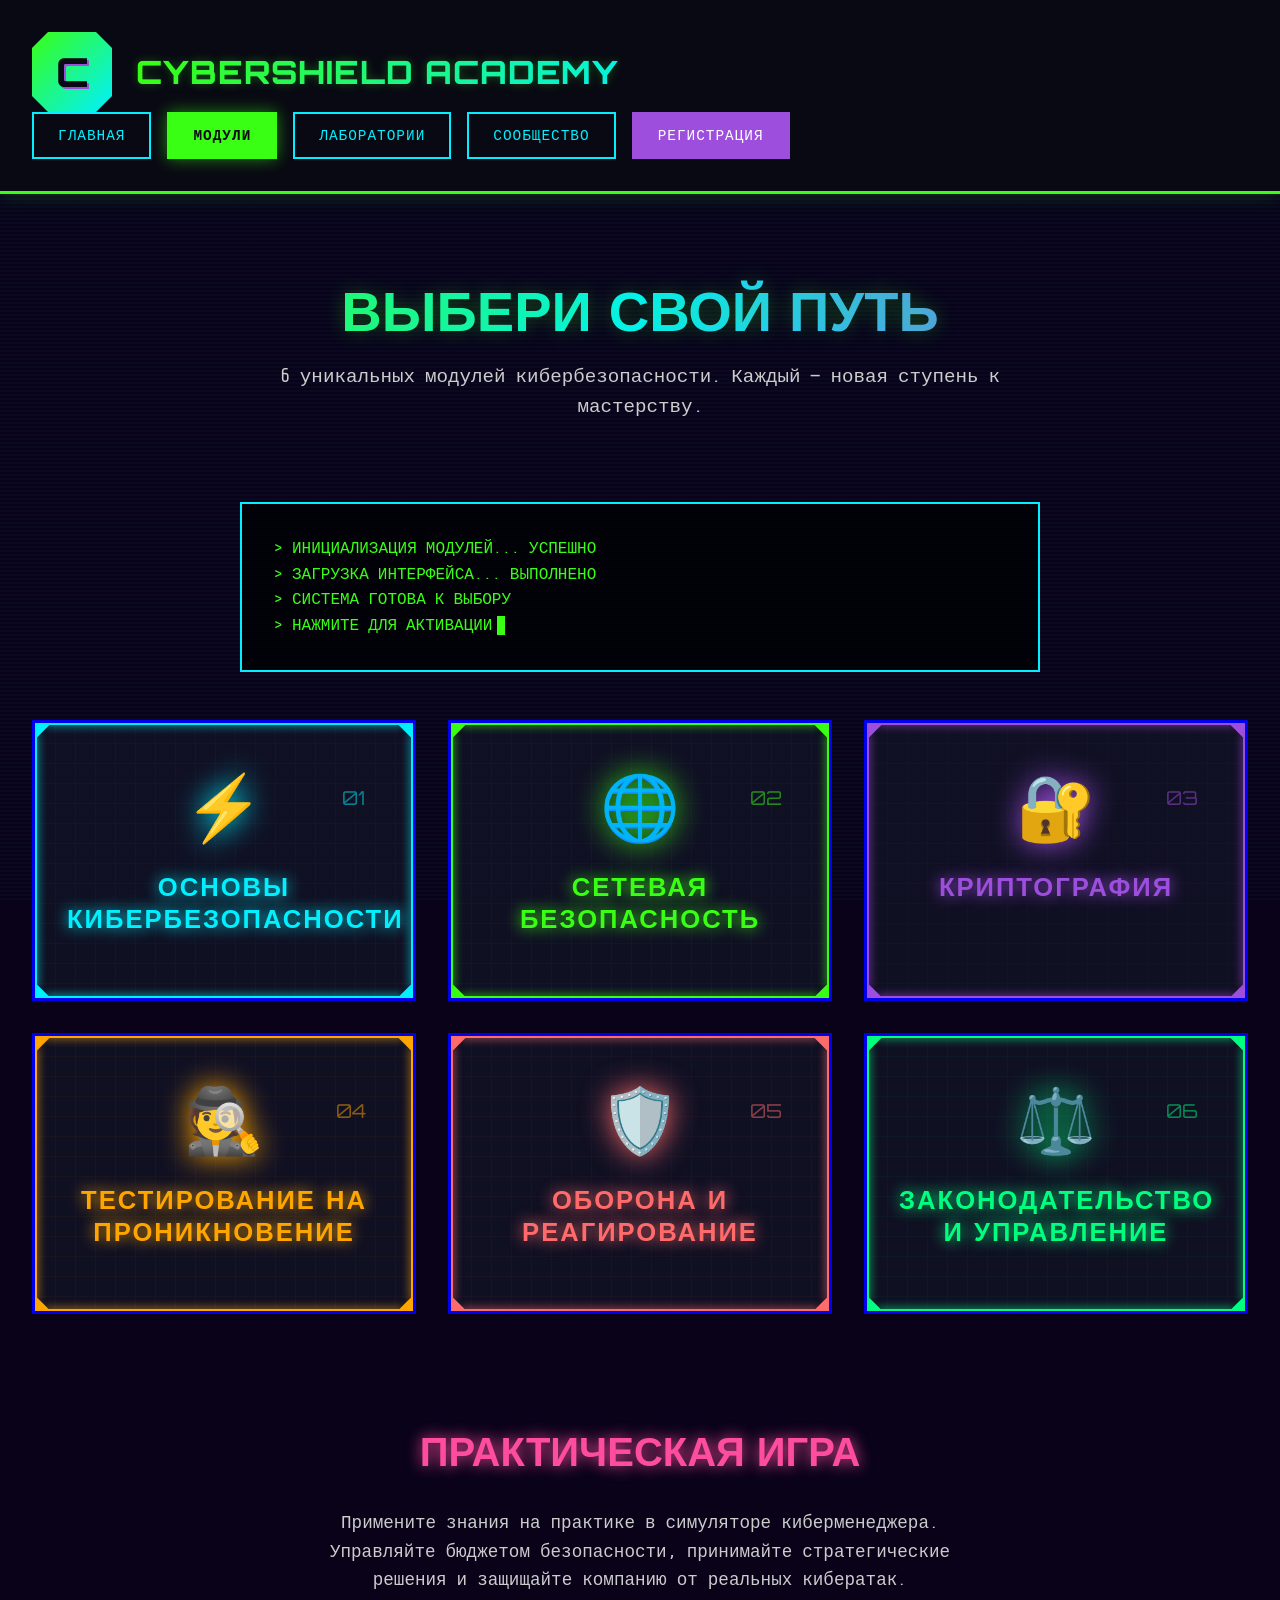
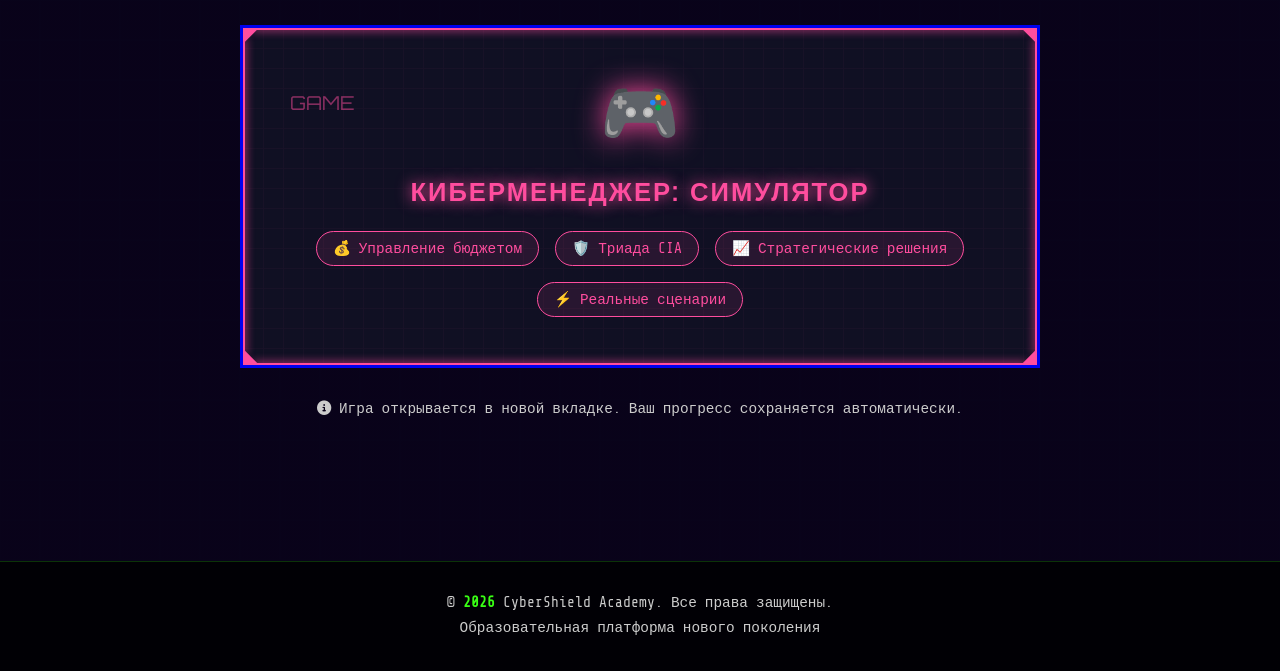
<file: modules-old.html>
<!DOCTYPE html>
<html lang="ru">
<head>
    <meta charset="UTF-8">
    <meta name="viewport" content="width=device-width, initial-scale=1.0">
    <title>CyberShield Academy | 2025</title>
    <link rel="preconnect" href="https://fonts.googleapis.com">
    <link rel="preconnect" href="https://fonts.gstatic.com" crossorigin>
    <link href="https://fonts.googleapis.com/css2?family=Orbitron:wght@400;500;700;800&family=Share+Tech+Mono&display=swap" rel="stylesheet">
    <link rel="stylesheet" href="https://cdnjs.cloudflare.com/ajax/libs/font-awesome/6.4.0/css/all.min.css">
    <style>
        :root {
            --primary-dark: #0a0a14;
            --secondary-dark: #121225;
            --accent-neon: #39FF14;
            --accent-cyan: #00F0FF;
            --accent-purple: #9D4EDD;
            --accent-orange: #FFA500;
            --accent-red: #FF6B6B;
            --accent-pink: #FF4D9E;
            --accent-yellow: #FFD700;
            --accent-green: #00FF7F;
            --text-light: #F8F9FA;
            --text-gray: #CCCCCC;
        }

        * {
            margin: 0;
            padding: 0;
            box-sizing: border-box;
        }

        body {
            background-color: var(--primary-dark);
            color: var(--text-light);
            font-family: 'Share Tech Mono', monospace;
            overflow-x: hidden;
            min-height: 100vh;
            background-image: 
                linear-gradient(to bottom, rgba(9, 2, 26, 0.9), rgba(9, 2, 26, 0.95)),
                url("data:image/svg+xml,%3Csvg width='40' height='40' viewBox='0 0 40 40' xmlns='http://www.w3.org/2000/svg'%3E%3Cpath d='M0 0h40v40H0V0zm1 1h38v38H1V1z' fill='%2300f0ff' fill-opacity='0.05' fill-rule='evenodd'/%3E%3C/svg%3E");
        }

        /* Animated scan lines */
        .scan-lines {
            position: fixed;
            top: 0;
            left: 0;
            width: 100%;
            height: 100%;
            background: linear-gradient(
                to bottom,
                transparent 50%,
                rgba(0, 240, 255, 0.03) 50%
            );
            background-size: 100% 4px;
            pointer-events: none;
            z-index: -1;
            animation: scan 10s linear infinite;
        }

        @keyframes scan {
            0% { transform: translateY(0); }
            100% { transform: translateY(4px); }
        }

        /* Header */
        header {
            padding: 2rem;
            border-bottom: 3px solid var(--accent-neon);
            display: flex;
            justify-content: space-between;
            align-items: center;
            flex-wrap: wrap;
            box-shadow: 0 0 20px rgba(57, 255, 20, 0.2);
            background: rgba(10, 10, 20, 0.95);
            backdrop-filter: blur(10px);
            position: relative;
            z-index: 100;
        }

        .logo-container {
            display: flex;
            align-items: center;
            gap: 1.5rem;
        }

        .logo {
            width: 80px;
            height: 80px;
            position: relative;
            image-rendering: pixelated;
        }

        .logo-inner {
            width: 100%;
            height: 100%;
            background: linear-gradient(135deg, var(--accent-neon), var(--accent-cyan));
            clip-path: polygon(20% 0%, 80% 0%, 100% 20%, 100% 80%, 80% 100%, 20% 100%, 0% 80%, 0% 20%);
            display: flex;
            align-items: center;
            justify-content: center;
            font-size: 2.5rem;
            font-weight: 800;
            color: var(--primary-dark);
            font-family: 'Orbitron', sans-serif;
            text-shadow: 2px 2px 0px var(--accent-purple);
            animation: pulse 4s infinite;
        }

        @keyframes pulse {
            0%, 100% { transform: scale(1); }
            50% { transform: scale(1.05); }
        }

        .logo-text {
            font-family: 'Orbitron', sans-serif;
            font-size: 2rem;
            font-weight: 800;
            background: linear-gradient(to right, var(--accent-neon), var(--accent-cyan));
            -webkit-background-clip: text;
            -webkit-text-fill-color: transparent;
            text-shadow: 0 0 10px rgba(57, 255, 20, 0.3);
            letter-spacing: 1px;
        }

        nav {
            display: flex;
            gap: 1rem;
            flex-wrap: wrap;
        }

        /* Обновленные стили для ссылок-кнопок */
        .nav-btn {
            background: transparent;
            border: 2px solid var(--accent-cyan);
            color: var(--accent-cyan);
            padding: 0.8rem 1.5rem;
            font-family: 'Share Tech Mono', monospace;
            font-size: 0.9rem;
            cursor: pointer;
            text-transform: uppercase;
            letter-spacing: 1px;
            transition: all 0.3s ease;
            position: relative;
            overflow: hidden;
            text-decoration: none;
            display: inline-block;
            text-align: center;
        }

        .nav-btn:hover {
            background: rgba(0, 240, 255, 0.1);
            box-shadow: 0 0 15px rgba(0, 240, 255, 0.5);
            transform: translateY(-2px);
        }

        .nav-btn::after {
            content: '';
            position: absolute;
            top: 0;
            left: -100%;
            width: 100%;
            height: 100%;
            background: linear-gradient(90deg, transparent, rgba(0, 240, 255, 0.2), transparent);
            transition: left 0.5s;
        }

        .nav-btn:hover::after {
            left: 100%;
        }

        .login-btn {
            background: var(--accent-purple);
            border-color: var(--accent-purple);
            color: white;
        }

        .login-btn:hover {
            background: rgba(157, 78, 221, 0.8);
            box-shadow: 0 0 15px rgba(157, 78, 221, 0.5);
        }

        .nav-btn.active {
            background: var(--accent-neon);
            border-color: var(--accent-neon);
            color: var(--primary-dark);
            font-weight: bold;
            box-shadow: 0 0 15px rgba(57, 255, 20, 0.5);
        }

        /* Main Content */
        main {
            padding: 3rem 2rem;
            max-width: 1400px;
            margin: 0 auto;
            min-height: calc(100vh - 200px);
        }

        /* Modules Hero Section */
        .modules-hero {
            text-align: center;
            margin-bottom: 3rem;
            padding: 2rem;
            position: relative;
        }

        .modules-hero h1 {
            font-family: 'Orbitron', sans-serif;
            font-size: 3.5rem;
            margin-bottom: 1rem;
            background: linear-gradient(to right, var(--accent-neon), var(--accent-cyan), var(--accent-purple));
            -webkit-background-clip: text;
            -webkit-text-fill-color: transparent;
            text-shadow: 0 0 20px rgba(57, 255, 20, 0.3);
            animation: textGlow 3s infinite alternate;
        }

        @keyframes textGlow {
            0% { text-shadow: 0 0 20px rgba(57, 255, 20, 0.3); }
            100% { text-shadow: 0 0 30px rgba(57, 255, 20, 0.6), 0 0 40px rgba(0, 240, 255, 0.4); }
        }

        .modules-hero p {
            font-size: 1.2rem;
            max-width: 800px;
            margin: 0 auto;
            line-height: 1.6;
            color: var(--text-gray);
        }

        /* Pixel Modules Grid */
        .modules-grid {
            display: grid;
            grid-template-columns: repeat(auto-fit, minmax(350px, 1fr));
            gap: 2rem;
            margin-top: 3rem;
        }

        /* Pixel Module Button */
        .pixel-module {
            position: relative;
            background: transparent;
            border: none;
            cursor: pointer;
            padding: 0;
            font-family: 'Share Tech Mono', monospace;
            text-align: center;
            transition: all 0.4s cubic-bezier(0.175, 0.885, 0.32, 1.275);
            perspective: 1000px;
            transform-style: preserve-3d;
            text-decoration: none;
            display: block;
        }

        .pixel-module:hover {
            transform: translateY(-10px) scale(1.02);
        }

        .pixel-module:active {
            transform: translateY(-5px) scale(0.98);
        }

        .pixel-module-inner {
            position: relative;
            padding: 3rem 2rem;
            background: rgba(18, 18, 37, 0.9);
            border: 3px solid;
            overflow: hidden;
            transform-style: preserve-3d;
            transition: all 0.3s ease;
            height: 100%;
        }

        .pixel-module:hover .pixel-module-inner {
            box-shadow: 
                0 20px 40px rgba(0, 0, 0, 0.5),
                0 0 30px var(--module-color);
        }

        /* Пиксельные границы */
        .pixel-border {
            position: absolute;
            pointer-events: none;
            z-index: 2;
        }

        .pixel-border-top {
            top: -2px;
            left: 10px;
            right: 10px;
            height: 4px;
            background: var(--module-color);
            box-shadow: 0 0 10px var(--module-color);
        }

        .pixel-border-bottom {
            bottom: -2px;
            left: 10px;
            right: 10px;
            height: 4px;
            background: var(--module-color);
            box-shadow: 0 0 10px var(--module-color);
        }

        .pixel-border-left {
            left: -2px;
            top: 10px;
            bottom: 10px;
            width: 4px;
            background: var(--module-color);
            box-shadow: 0 0 10px var(--module-color);
        }

        .pixel-border-right {
            right: -2px;
            top: 10px;
            bottom: 10px;
            width: 4px;
            background: var(--module-color);
            box-shadow: 0 0 10px var(--module-color);
        }

        /* Углы */
        .corner {
            position: absolute;
            width: 20px;
            height: 20px;
            background: var(--module-color);
            box-shadow: 0 0 15px var(--module-color);
            z-index: 3;
        }

        .corner-tl {
            top: -2px;
            left: -2px;
            clip-path: polygon(0 0, 100% 0, 0 100%);
        }

        .corner-tr {
            top: -2px;
            right: -2px;
            clip-path: polygon(0 0, 100% 0, 100% 100%);
        }

        .corner-bl {
            bottom: -2px;
            left: -2px;
            clip-path: polygon(0 100%, 0 0, 100% 100%);
        }

        .corner-br {
            bottom: -2px;
            right: -2px;
            clip-path: polygon(100% 100%, 0 100%, 100% 0);
        }

        /* Контент модуля */
        .module-content {
            position: relative;
            z-index: 1;
        }

        .module-icon {
            font-size: 4rem;
            margin-bottom: 1.5rem;
            color: var(--module-color);
            filter: drop-shadow(0 0 15px var(--module-color));
            transition: all 0.3s ease;
        }

        .pixel-module:hover .module-icon {
            transform: scale(1.2) rotate(5deg);
            filter: drop-shadow(0 0 25px var(--module-color));
        }

        .module-title {
            font-family: 'Orbitron', sans-serif;
            font-size: 1.6rem;
            color: var(--module-color);
            text-shadow: 0 0 15px var(--module-color);
            margin-bottom: 1rem;
            text-transform: uppercase;
            letter-spacing: 2px;
            transition: all 0.3s ease;
        }

        .pixel-module:hover .module-title {
            letter-spacing: 3px;
        }

        .module-number {
            position: absolute;
            top: 15px;
            right: 15px;
            font-family: 'Orbitron', sans-serif;
            font-size: 1.2rem;
            color: var(--module-color);
            opacity: 0.5;
        }

        /* Пиксельный паттерн на фоне */
        .pixel-pattern {
            position: absolute;
            top: 0;
            left: 0;
            right: 0;
            bottom: 0;
            background-image: 
                linear-gradient(var(--module-color) 1px, transparent 1px),
                linear-gradient(90deg, var(--module-color) 1px, transparent 1px);
            background-size: 20px 20px;
            opacity: 0.03;
            animation: patternMove 20s linear infinite;
            pointer-events: none;
        }

        @keyframes patternMove {
            0% { transform: translate(0, 0); }
            100% { transform: translate(20px, 20px); }
        }

        /* Эффект при нажатии */
        .click-effect {
            position: absolute;
            width: 100px;
            height: 100px;
            border-radius: 50%;
            background: radial-gradient(circle, var(--module-color) 0%, transparent 70%);
            opacity: 0;
            pointer-events: none;
            z-index: 2;
        }

        /* Цвета модулей */
        .pixel-module[data-module="1"] { --module-color: var(--accent-cyan); }
        .pixel-module[data-module="2"] { --module-color: var(--accent-neon); }
        .pixel-module[data-module="3"] { --module-color: var(--accent-purple); }
        .pixel-module[data-module="4"] { --module-color: var(--accent-orange); }
        .pixel-module[data-module="5"] { --module-color: var(--accent-red); }
        .pixel-module[data-module="6"] { --module-color: var(--accent-green); }
        .pixel-module[data-module="game"] { --module-color: var(--accent-pink); }

        /* Footer */
        footer {
            background: rgba(0, 0, 0, 0.8);
            padding: 2rem;
            text-align: center;
            border-top: 1px solid rgba(57, 255, 20, 0.2);
            margin-top: 4rem;
        }

        .footer-text {
            color: var(--text-gray);
            font-size: 0.9rem;
            margin-bottom: 0.5rem;
        }

        .current-year {
            color: var(--accent-neon);
            font-weight: bold;
        }

        /* Responsive */
        @media (max-width: 768px) {
            header {
                flex-direction: column;
                gap: 1.5rem;
                text-align: center;
            }
            .logo-container {
                justify-content: center;
            }
            nav {
                justify-content: center;
            }
            .modules-hero h1 {
                font-size: 2.5rem;
            }
            .modules-grid {
                grid-template-columns: 1fr;
            }
            .pixel-module-inner {
                padding: 2rem 1.5rem;
            }
        }

        /* Terminal animation */
        .terminal-animation {
            max-width: 800px;
            margin: 3rem auto;
            padding: 2rem;
            background: rgba(0, 0, 0, 0.7);
            border: 2px solid var(--accent-cyan);
            position: relative;
            overflow: hidden;
        }

        .terminal-text {
            font-family: 'Share Tech Mono', monospace;
            font-size: 1rem;
            color: var(--accent-neon);
            line-height: 1.6;
        }

        .terminal-cursor {
            display: inline-block;
            width: 8px;
            height: 1.2em;
            background-color: var(--accent-neon);
            animation: blink 1s infinite;
            margin-left: 5px;
            vertical-align: middle;
        }

        @keyframes blink {
            0%, 50% { opacity: 1; }
            51%, 100% { opacity: 0; }
        }

        /* Game Section Styles */
        .game-section {
            margin-top: 5rem;
            text-align: center;
            padding: 2rem;
        }

        .game-section-title {
            font-family: 'Orbitron', sans-serif;
            font-size: 2.5rem;
            color: var(--accent-pink);
            margin-bottom: 2rem;
            text-shadow: 0 0 15px var(--accent-pink);
        }

        .game-module {
            max-width: 800px;
            margin: 0 auto;
        }

        .game-description {
            color: var(--text-gray);
            font-size: 1.1rem;
            line-height: 1.6;
            margin: 1.5rem auto 2rem;
            max-width: 700px;
        }

        .game-tags {
            display: flex;
            justify-content: center;
            gap: 1rem;
            flex-wrap: wrap;
            margin-top: 1.5rem;
        }

        .game-tag {
            background: rgba(255, 77, 158, 0.1);
            color: var(--accent-pink);
            padding: 0.5rem 1rem;
            border-radius: 20px;
            border: 1px solid var(--accent-pink);
            font-size: 0.9rem;
        }
    </style>
</head>
<body>
    <!-- Animated scan lines -->
    <div class="scan-lines"></div>
    
    <!-- Header -->
    <header>
        <div class="logo-container">
            <div class="logo">
                <div class="logo-inner">C</div>
            </div>
            <div class="logo-text">CYBERSHIELD ACADEMY</div>
        </div>
        <nav>
            <a href="index.html" class="nav-btn">Главная</a>
            <a href="modules.html" class="nav-btn active">Модули</a>
            <a href="labs.html" class="nav-btn">Лаборатории</a>
            <a href="community.html" class="nav-btn">Сообщество</a>
            <a href="register.html" class="nav-btn login-btn">Регистрация</a>
        </nav>
    </header>

    <!-- Main Content -->
    <main>
        <!-- Modules Hero -->
        <section class="modules-hero">
            <h1>ВЫБЕРИ СВОЙ ПУТЬ</h1>
            <p>6 уникальных модулей кибербезопасности. Каждый — новая ступень к мастерству.</p>
        </section>

        <!-- Terminal Animation -->
        <div class="terminal-animation">
            <div class="terminal-text">
                > ИНИЦИАЛИЗАЦИЯ МОДУЛЕЙ... УСПЕШНО<br>
                > ЗАГРУЗКА ИНТЕРФЕЙСА... ВЫПОЛНЕНО<br>
                > СИСТЕМА ГОТОВА К ВЫБОРУ<br>
                > НАЖМИТЕ ДЛЯ АКТИВАЦИИ<span class="terminal-cursor"></span>
            </div>
        </div>

        <!-- Modules Grid -->
        <div class="modules-grid">
            <!-- Module 1 -->
            <a href="basics.html" class="pixel-module" data-module="1">
                <div class="pixel-module-inner">
                    <div class="pixel-border pixel-border-top"></div>
                    <div class="pixel-border pixel-border-bottom"></div>
                    <div class="pixel-border pixel-border-left"></div>
                    <div class="pixel-border pixel-border-right"></div>
                    
                    <div class="corner corner-tl"></div>
                    <div class="corner corner-tr"></div>
                    <div class="corner corner-bl"></div>
                    <div class="corner corner-br"></div>
                    
                    <div class="pixel-pattern"></div>
                    
                    <div class="module-content">
                        <div class="module-number">01</div>
                        <div class="module-icon">⚡</div>
                        <h3 class="module-title">Основы кибербезопасности</h3>
                        <div class="click-effect"></div>
                    </div>
                </div>
            </a>

            <!-- Module 2 -->
            <a href="network-security.html" class="pixel-module" data-module="2">
                <div class="pixel-module-inner">
                    <div class="pixel-border pixel-border-top"></div>
                    <div class="pixel-border pixel-border-bottom"></div>
                    <div class="pixel-border pixel-border-left"></div>
                    <div class="pixel-border pixel-border-right"></div>
                    
                    <div class="corner corner-tl"></div>
                    <div class="corner corner-tr"></div>
                    <div class="corner corner-bl"></div>
                    <div class="corner corner-br"></div>
                    
                    <div class="pixel-pattern"></div>
                    
                    <div class="module-content">
                        <div class="module-number">02</div>
                        <div class="module-icon">🌐</div>
                        <h3 class="module-title">Сетевая безопасность</h3>
                        <div class="click-effect"></div>
                    </div>
                </div>
            </a>

            <!-- Module 3 -->
            <a href="cryptography.html" class="pixel-module" data-module="3">
                <div class="pixel-module-inner">
                    <div class="pixel-border pixel-border-top"></div>
                    <div class="pixel-border pixel-border-bottom"></div>
                    <div class="pixel-border pixel-border-left"></div>
                    <div class="pixel-border pixel-border-right"></div>
                    
                    <div class="corner corner-tl"></div>
                    <div class="corner corner-tr"></div>
                    <div class="corner corner-bl"></div>
                    <div class="corner corner-br"></div>
                    
                    <div class="pixel-pattern"></div>
                    
                    <div class="module-content">
                        <div class="module-number">03</div>
                        <div class="module-icon">🔐</div>
                        <h3 class="module-title">Криптография</h3>
                        <div class="click-effect"></div>
                    </div>
                </div>
            </a>

            <!-- Module 4 -->
            <a href="pentesting.html" class="pixel-module" data-module="4">
                <div class="pixel-module-inner">
                    <div class="pixel-border pixel-border-top"></div>
                    <div class="pixel-border pixel-border-bottom"></div>
                    <div class="pixel-border pixel-border-left"></div>
                    <div class="pixel-border pixel-border-right"></div>
                    
                    <div class="corner corner-tl"></div>
                    <div class="corner corner-tr"></div>
                    <div class="corner corner-bl"></div>
                    <div class="corner corner-br"></div>
                    
                    <div class="pixel-pattern"></div>
                    
                    <div class="module-content">
                        <div class="module-number">04</div>
                        <div class="module-icon">🕵️</div>
                        <h3 class="module-title">Тестирование на проникновение</h3>
                        <div class="click-effect"></div>
                    </div>
                </div>
            </a>

            <!-- Module 5 -->
            <a href="defense.html" class="pixel-module" data-module="5">
                <div class="pixel-module-inner">
                    <div class="pixel-border pixel-border-top"></div>
                    <div class="pixel-border pixel-border-bottom"></div>
                    <div class="pixel-border pixel-border-left"></div>
                    <div class="pixel-border pixel-border-right"></div>
                    
                    <div class="corner corner-tl"></div>
                    <div class="corner corner-tr"></div>
                    <div class="corner corner-bl"></div>
                    <div class="corner corner-br"></div>
                    
                    <div class="pixel-pattern"></div>
                    
                    <div class="module-content">
                        <div class="module-number">05</div>
                        <div class="module-icon">🛡️</div>
                        <h3 class="module-title">Оборона и реагирование</h3>
                        <div class="click-effect"></div>
                    </div>
                </div>
            </a>

            <!-- Module 6 -->
            <a href="law.html" class="pixel-module" data-module="6">
                <div class="pixel-module-inner">
                    <div class="pixel-border pixel-border-top"></div>
                    <div class="pixel-border pixel-border-bottom"></div>
                    <div class="pixel-border pixel-border-left"></div>
                    <div class="pixel-border pixel-border-right"></div>
                    
                    <div class="corner corner-tl"></div>
                    <div class="corner corner-tr"></div>
                    <div class="corner corner-bl"></div>
                    <div class="corner corner-br"></div>
                    
                    <div class="pixel-pattern"></div>
                    
                    <div class="module-content">
                        <div class="module-number">06</div>
                        <div class="module-icon">⚖️</div>
                        <h3 class="module-title">Законодательство и управление</h3>
                        <div class="click-effect"></div>
                    </div>
                </div>
            </a>
        </div>

        <!-- Game Section -->
        <section class="game-section">
            <h2 class="game-section-title">ПРАКТИЧЕСКАЯ ИГРА</h2>
            <p class="game-description">
                Примените знания на практике в симуляторе киберменеджера. Управляйте бюджетом безопасности, 
                принимайте стратегические решения и защищайте компанию от реальных кибератак.
            </p>
            
            <a href="game-cyber.html" class="pixel-module game-module" data-module="game">
                <div class="pixel-module-inner">
                    <div class="pixel-border pixel-border-top"></div>
                    <div class="pixel-border pixel-border-bottom"></div>
                    <div class="pixel-border pixel-border-left"></div>
                    <div class="pixel-border pixel-border-right"></div>
                    
                    <div class="corner corner-tl"></div>
                    <div class="corner corner-tr"></div>
                    <div class="corner corner-bl"></div>
                    <div class="corner corner-br"></div>
                    
                    <div class="pixel-pattern"></div>
                    
                    <div class="module-content">
                        <div class="module-number" style="left: 15px; right: auto;">GAME</div>
                        <div class="module-icon">🎮</div>
                        <h3 class="module-title">КИБЕРМЕНЕДЖЕР: СИМУЛЯТОР</h3>
                        <div class="game-tags">
                            <span class="game-tag">💰 Управление бюджетом</span>
                            <span class="game-tag">🛡️ Триада CIA</span>
                            <span class="game-tag">📈 Стратегические решения</span>
                            <span class="game-tag">⚡ Реальные сценарии</span>
                        </div>
                        <div class="click-effect"></div>
                    </div>
                </div>
            </a>
            
            <p style="color: var(--text-gray); margin-top: 2rem; font-size: 0.9rem;">
                <i class="fas fa-info-circle"></i> Игра открывается в новой вкладке. Ваш прогресс сохраняется автоматически.
            </p>
        </section>
    </main>

    <!-- Footer -->
    <footer>
        <p class="footer-text">© <span class="current-year">2025</span> CyberShield Academy. Все права защищены.</p>
        <p class="footer-text">Образовательная платформа нового поколения</p>
    </footer>

    <script>
        // Обновляем год в футере
        document.querySelector('.current-year').textContent = new Date().getFullYear();
        
        // Функция для обработки клика по модулю
        function handleModuleClick(event, moduleId) {
            event.preventDefault();
            const link = event.currentTarget;
            
            // Получаем название модуля
            const modules = [
                "Основы кибербезопасности",
                "Сетевая безопасность", 
                "Криптография",
                "Тестирование на проникновение",
                "Оборона и реагирование на инциденты", 
                "Законодательство и управление",
                "Киберменеджер: Симулятор"
            ];
            
            let moduleName;
            if (moduleId === "game") {
                moduleName = "Киберменеджер: Симулятор";
            } else {
                moduleName = modules[moduleId - 1];
            }
            
            // Создаем эффект нажатия
            createClickEffect(link, moduleId);
            
            // Анимация активации
            link.style.animation = 'pulse 0.5s';
            
            // Показываем сообщение в терминале
            const terminal = document.querySelector('.terminal-animation .terminal-text');
            
            if (moduleId === "game") {
                terminal.innerHTML = `
                    > ЗАПУСК СИМУЛЯТОРА КИБЕРМЕНЕДЖЕРА...<br>
                    > ЗАГРУЗКА ИГРОВОЙ СРЕДЫ...<br>
                    > ГОТОВО! ПЕРЕХОДИМ К ИГРЕ<br>
                    > УДАЧИ В ЗАЩИТЕ КОМПАНИИ!<span class="terminal-cursor"></span>
                `;
            } else {
                terminal.innerHTML = `
                    > ПЕРЕХОДИМ К МОДУЛЮ ${moduleId}...<br>
                    > ${moduleName.toUpperCase()}<br>
                    > ЗАГРУЗКА СОДЕРЖАНИЯ...<br>
                    > ПЕРЕНАПРАВЛЕНИЕ<span class="terminal-cursor"></span>
                `;
            }
            
            // Добавляем звуковой эффект
            playClickSound();
            
            // Для игры открываем в новой вкладке, для модулей - в текущей
            setTimeout(() => {
                if (moduleId === "game") {
                    window.open(link.href, '_blank');
                } else {
                    window.location.href = link.href;
                }
            }, 1000);
        }
        
        // Создаем эффект клика
        function createClickEffect(element, moduleId) {
            const effect = element.querySelector('.click-effect');
            
            effect.style.left = '50%';
            effect.style.top = '50%';
            effect.style.transform = 'translate(-50%, -50%)';
            effect.style.opacity = '0.7';
            
            // Анимация эффекта
            effect.animate([
                { transform: 'translate(-50%, -50%) scale(0)', opacity: 0.7 },
                { transform: 'translate(-50%, -50%) scale(1.5)', opacity: 0 }
            ], {
                duration: 600,
                easing: 'ease-out'
            });
        }
        
        // Воспроизведение звука клика
        function playClickSound() {
            try {
                const audioContext = new (window.AudioContext || window.webkitAudioContext)();
                const oscillator = audioContext.createOscillator();
                const gainNode = audioContext.createGain();
                
                oscillator.connect(gainNode);
                gainNode.connect(audioContext.destination);
                
                oscillator.frequency.setValueAtTime(800, audioContext.currentTime);
                oscillator.frequency.exponentialRampToValueAtTime(400, audioContext.currentTime + 0.1);
                
                gainNode.gain.setValueAtTime(0.1, audioContext.currentTime);
                gainNode.gain.exponentialRampToValueAtTime(0.01, audioContext.currentTime + 0.1);
                
                oscillator.start();
                oscillator.stop(audioContext.currentTime + 0.1);
            } catch (e) {
                // Если AudioContext не поддерживается, просто игнорируем
                console.log("AudioContext не поддерживается");
            }
        }
        
        // Добавляем обработчики событий для всех модулей
        document.querySelectorAll('.pixel-module').forEach(module => {
            const moduleId = module.getAttribute('data-module');
            module.addEventListener('click', (event) => handleModuleClick(event, moduleId));
        });
        
        // Анимация появления карточек
        const moduleCards = document.querySelectorAll('.pixel-module');
        moduleCards.forEach((card, index) => {
            card.style.opacity = '0';
            card.style.transform = 'translateY(50px)';
            
            setTimeout(() => {
                card.style.transition = 'all 0.6s cubic-bezier(0.175, 0.885, 0.32, 1.275)';
                card.style.opacity = '1';
                card.style.transform = 'translateY(0)';
            }, index * 100);
        });
        
        // Эффект при наведении на терминал
        const terminal = document.querySelector('.terminal-animation');
        terminal.addEventListener('mouseenter', () => {
            terminal.style.boxShadow = '0 0 30px var(--accent-cyan)';
            terminal.style.transform = 'translateY(-5px)';
        });
        
        terminal.addEventListener('mouseleave', () => {
            terminal.style.boxShadow = '';
            terminal.style.transform = '';
        });
        
        // Добавляем CSS для анимации пульса
        const style = document.createElement('style');
        style.textContent = `
            @keyframes pulse {
                0% { transform: scale(1); }
                50% { transform: scale(1.05); }
                100% { transform: scale(1); }
            }
        `;
        document.head.appendChild(style);
    </script>
</body>
</html>
</file>
